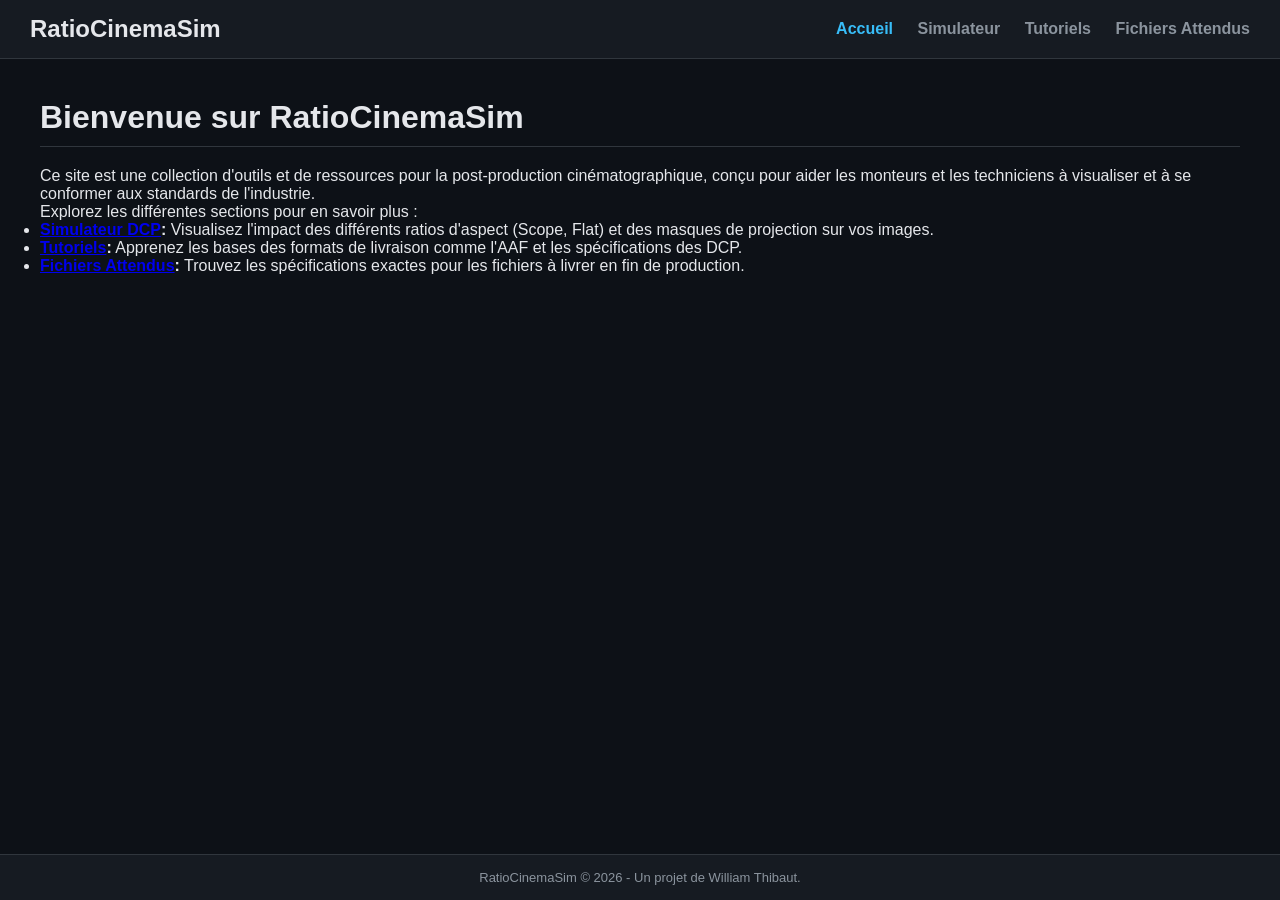
<file: index.html>
<!DOCTYPE html>
<html lang="fr">
<head>
    <meta charset="UTF-8">
    <meta name="viewport" content="width=device-width, initial-scale=1.0">
    <title>Accueil - RatioCinemaSim</title>
    <link rel="stylesheet" href="style.css">
</head>
<body>
    <nav class="navbar">
        <a href="index.html" class="nav-logo">RatioCinemaSim</a>
        <div class="nav-links">
            <a href="index.html" class="active">Accueil</a>
            <a href="simulateur.html">Simulateur</a>
            <a href="tutoriels.html">Tutoriels</a>
            <a href="fichiers-attendus.html">Fichiers Attendus</a>
        </div>
    </nav>
    <main class="main-content">
        <h1>Bienvenue sur RatioCinemaSim</h1>
        <p>Ce site est une collection d'outils et de ressources pour la post-production cinématographique, conçu pour aider les monteurs et les techniciens à visualiser et à se conformer aux standards de l'industrie.</p>
        <p>Explorez les différentes sections pour en savoir plus :</p>
        <ul>
            <li><strong><a href="simulateur.html">Simulateur DCP</a>:</strong> Visualisez l'impact des différents ratios d'aspect (Scope, Flat) et des masques de projection sur vos images.</li>
            <li><strong><a href="tutoriels.html">Tutoriels</a>:</strong> Apprenez les bases des formats de livraison comme l'AAF et les spécifications des DCP.</li>
            <li><strong><a href="fichiers-attendus.html">Fichiers Attendus</a>:</strong> Trouvez les spécifications exactes pour les fichiers à livrer en fin de production.</li>
        </ul>
    </main>
    <footer>
        <p>RatioCinemaSim © 2026 - Un projet de William Thibaut.</p>
    </footer>
</body>
</html>
</file>
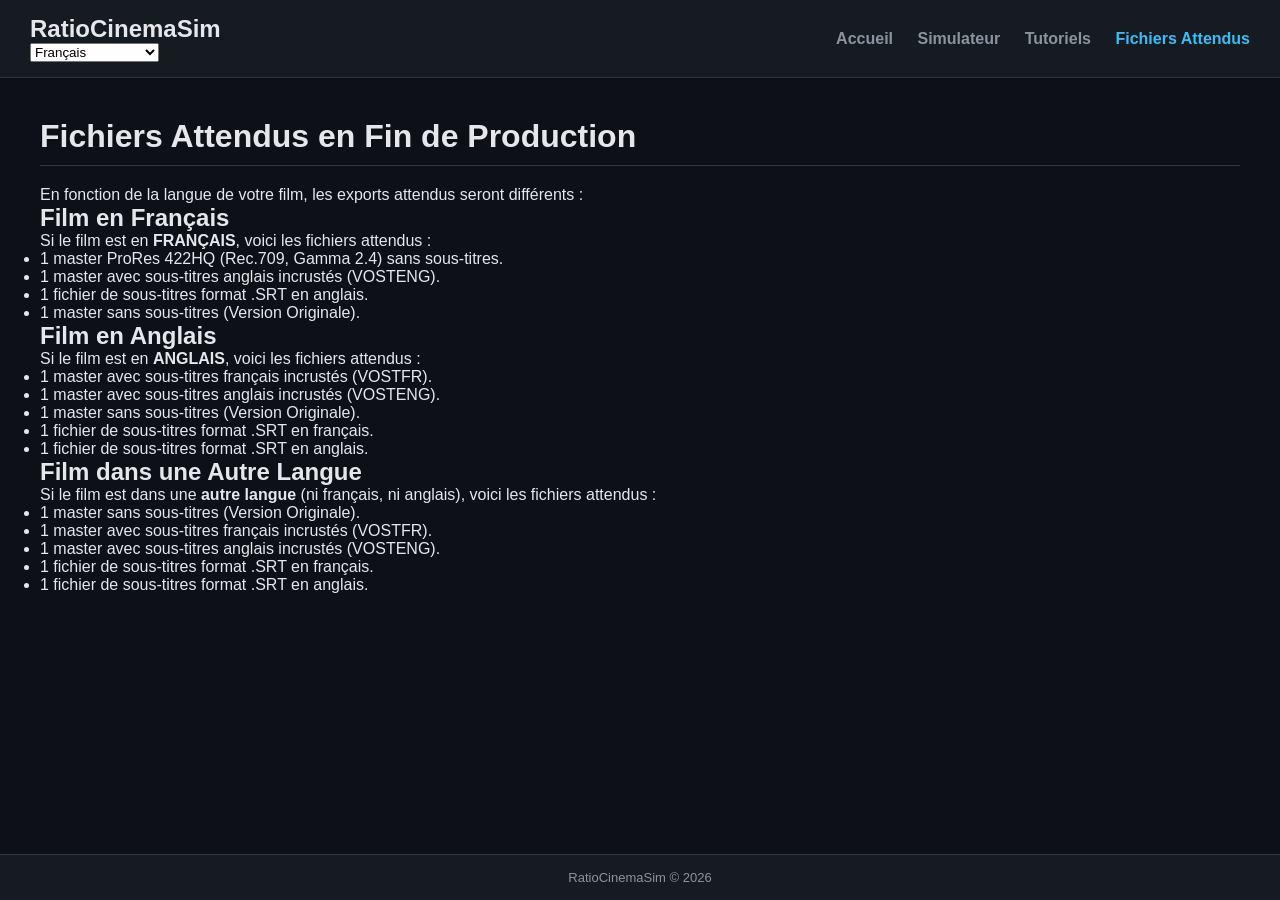
<file: fichiers-attendus.html>
<!DOCTYPE html>
<html lang="fr">
<head>
    <meta charset="UTF-8">
    <meta name="viewport" content="width=device-width, initial-scale=1.0">
    <title data-key="page_title">Fichiers Attendus - RatioCinemaSim</title>
    <link rel="stylesheet" href="style.css">
</head>
<body>
    <nav class="navbar">
        <div class="nav-left">
            <a href="index.html" class="nav-logo">RatioCinemaSim</a>
            <div class="language-switcher">
                <select id="language-selector">
                    <option value="fr">Français</option>
                    <option value="en">English</option>
                    <option value="zh">中文</option>
                    <option value="pt-br">Português (Brasil)</option>
                    <option value="ja">日本語</option>
                    <option value="ar-tn">العربية (تونس)</option>
                    <option value="ar-ma">العربية (المغرب)</option>
                    <option value="pt">Português</option>
                </select>
            </div>
        </div>
        <div class="nav-links">
            <a href="index.html" data-key="nav_home">Accueil</a>
            <a href="simulateur.html" data-key="nav_simulator">Simulateur</a>
            <a href="tutoriels.html" data-key="nav_tutorials">Tutoriels</a>
            <a href="fichiers-attendus.html" class="active" data-key="nav_files">Fichiers Attendus</a>
        </div>
    </nav>
    <main class="main-content">
        <h1 data-key="main_title">Fichiers Attendus en Fin de Production</h1>
        <p data-key="main_desc">En fonction de la langue de votre film, les exports attendus seront différents :</p>
        <div class="language-section">
            <h2 data-key="fr_film_title">Film en Français</h2>
            <p data-key="fr_film_spec">Si le film est en <strong>FRANÇAIS</strong>, voici les fichiers attendus :</p>
            <ul>
                <li data-key="fr_film_item1">1 master ProRes 422HQ (Rec.709, Gamma 2.4) sans sous-titres.</li>
                <li data-key="fr_film_item2">1 master avec sous-titres anglais incrustés (VOSTENG).</li>
                <li data-key="fr_film_item3">1 fichier de sous-titres format .SRT en anglais.</li>
                <li data-key="fr_film_item4">1 master sans sous-titres (Version Originale).</li>
            </ul>
        </div>
        <div class="language-section">
            <h2 data-key="en_film_title">Film en Anglais</h2>
            <p data-key="en_film_spec">Si le film est en <strong>ANGLAIS</strong>, voici les fichiers attendus :</p>
            <ul>
                <li data-key="en_film_item1">1 master avec sous-titres français incrustés (VOSTFR).</li>
                <li data-key="en_film_item2">1 master avec sous-titres anglais incrustés (VOSTENG).</li>
                <li data-key="en_film_item3">1 master sans sous-titres (Version Originale).</li>
                <li data-key="en_film_item4">1 fichier de sous-titres format .SRT en français.</li>
                <li data-key="en_film_item5">1 fichier de sous-titres format .SRT en anglais.</li>
            </ul>
        </div>
        <div class="language-section">
            <h2 data-key="other_film_title">Film dans une Autre Langue</h2>
            <p data-key="other_film_spec">Si le film est dans une <strong>autre langue</strong> (ni français, ni anglais), voici les fichiers attendus :</p>
            <ul>
                <li data-key="other_film_item1">1 master sans sous-titres (Version Originale).</li>
                <li data-key="other_film_item2">1 master avec sous-titres français incrustés (VOSTFR).</li>
                <li data-key="other_film_item3">1 master avec sous-titres anglais incrustés (VOSTENG).</li>
                <li data-key="other_film_item4">1 fichier de sous-titres format .SRT en français.</li>
                <li data-key="other_film_item5">1 fichier de sous-titres format .SRT en anglais.</li>
            </ul>
        </div>
    </main>
    <footer>
        <p>RatioCinemaSim © 2026</p>
    </footer>
    <script src="translator.js"></script>
</body>
</html>
</file>
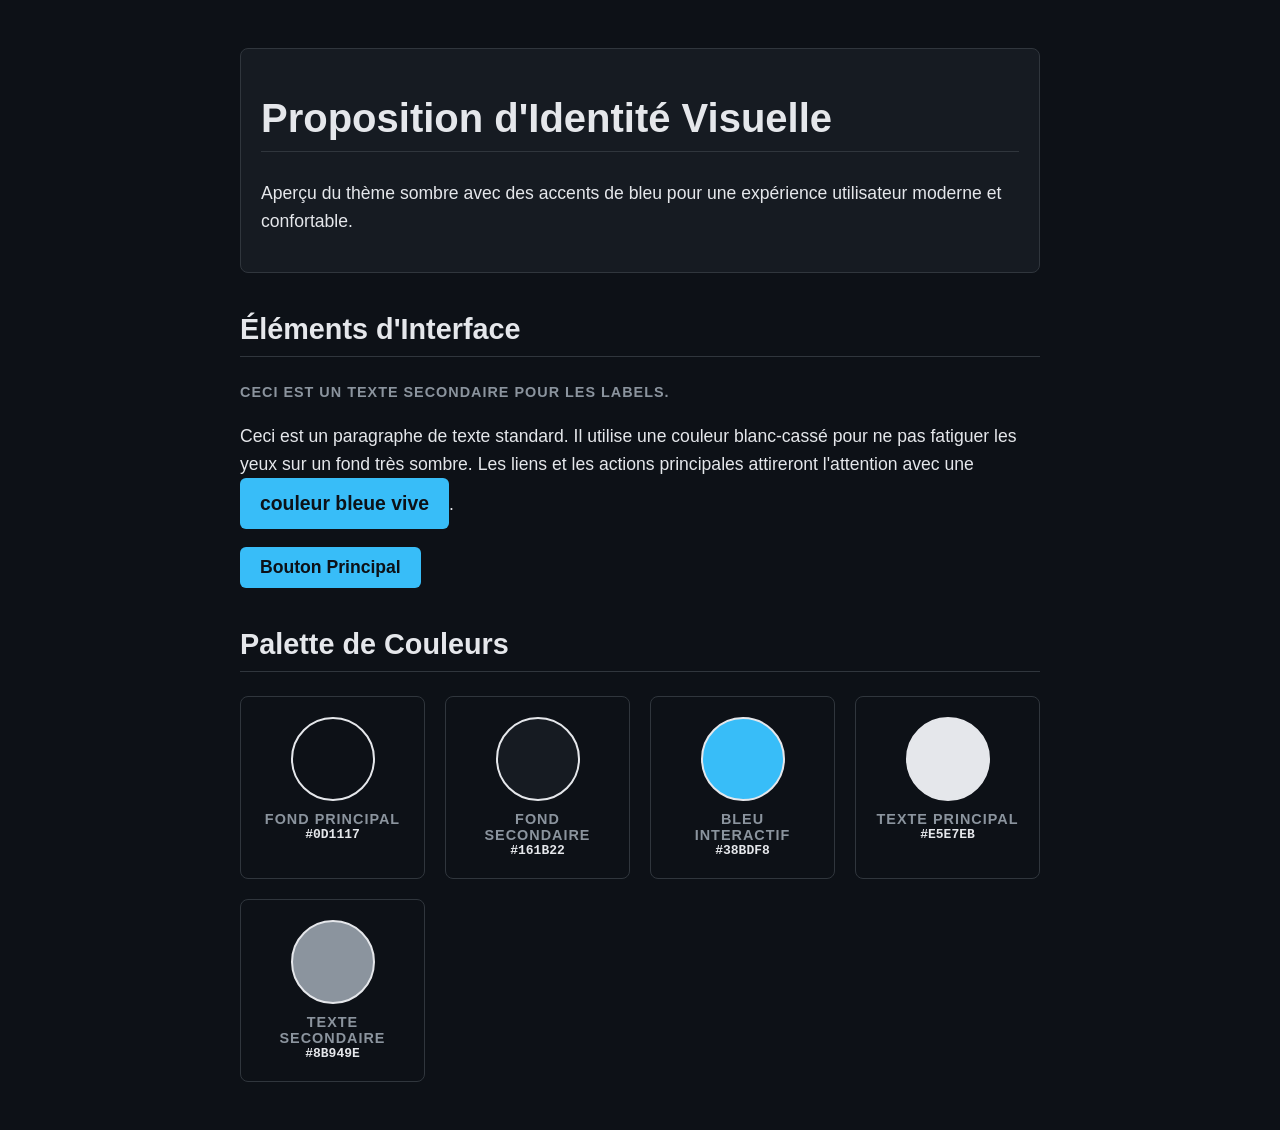
<file: palette-proposal.html>
<!DOCTYPE html>
<html lang="fr">
<head>
    <meta charset="UTF-8">
    <meta name="viewport" content="width=device-width, initial-scale=1.0">
    <title>Proposition de Palette de Couleurs</title>
    <style>
        body {
            font-family: 'Segoe UI', Arial, sans-serif;
            background-color: #0D1117;
            color: #E5E7EB;
            padding: 40px;
        }
        .container {
            max-width: 800px;
            margin: 0 auto;
        }
        header {
            background-color: #161B22;
            padding: 20px;
            border-radius: 8px;
            border: 1px solid #30363D;
            margin-bottom: 30px;
        }
        h1, h2 {
            color: #E5E7EB;
            border-bottom: 1px solid #30363D;
            padding-bottom: 10px;
        }
        h1 { font-size: 2.5em; }
        h2 { font-size: 1.8em; margin-top: 40px; }
        p {
            line-height: 1.6;
            font-size: 1.1em;
        }
        .label {
            font-size: 0.9em;
            text-transform: uppercase;
            letter-spacing: 1px;
            color: #8B949E;
            font-weight: bold;
        }
        .button {
            display: inline-block;
            padding: 10px 20px;
            background-color: #38BDF8;
            color: #0D1117;
            font-weight: bold;
            border: none;
            border-radius: 6px;
            cursor: pointer;
            font-size: 1.1em;
            text-decoration: none;
            transition: background-color 0.2s;
        }
        .button:hover {
            background-color: #7DD3FC;
        }
        .palette-grid {
            display: grid;
            grid-template-columns: repeat(auto-fit, minmax(150px, 1fr));
            gap: 20px;
            margin-top: 20px;
        }
        .color-swatch {
            border-radius: 8px;
            padding: 20px;
            border: 1px solid #30363D;
            text-align: center;
        }
        .color-circle {
            width: 80px;
            height: 80px;
            border-radius: 50%;
            margin: 0 auto 10px;
            border: 2px solid #E5E7EB;
        }
        .color-code {
            font-family: monospace;
            font-weight: bold;
        }
    </style>
</head>
<body>
    <div class="container">
        <header>
            <h1>Proposition d'Identité Visuelle</h1>
            <p>Aperçu du thème sombre avec des accents de bleu pour une expérience utilisateur moderne et confortable.</p>
        </header>

        <h2>Éléments d'Interface</h2>
        <p class="label">Ceci est un texte secondaire pour les labels.</p>
        <p>Ceci est un paragraphe de texte standard. Il utilise une couleur blanc-cassé pour ne pas fatiguer les yeux sur un fond très sombre. Les liens et les actions principales attireront l'attention avec une <a href="#" class="button">couleur bleue vive</a>.</p>
        <a href="#" class="button">Bouton Principal</a>

        <h2>Palette de Couleurs</h2>
        <div class="palette-grid">
            <div class="color-swatch">
                <div class="color-circle" style="background-color: #0D1117;"></div>
                <div class="label">Fond Principal</div>
                <div class="color-code">#0D1117</div>
            </div>
            <div class="color-swatch">
                <div class="color-circle" style="background-color: #161B22;"></div>
                <div class="label">Fond Secondaire</div>
                <div class="color-code">#161B22</div>
            </div>
            <div class="color-swatch">
                <div class="color-circle" style="background-color: #38BDF8;"></div>
                <div class="label">Bleu Interactif</div>
                <div class="color-code">#38BDF8</div>
            </div>
            <div class="color-swatch">
                <div class="color-circle" style="background-color: #E5E7EB;"></div>
                <div class="label">Texte Principal</div>
                <div class="color-code">#E5E7EB</div>
            </div>
            <div class="color-swatch">
                <div class="color-circle" style="background-color: #8B949E;"></div>
                <div class="label">Texte Secondaire</div>
                <div class="color-code">#8B949E</div>
            </div>
        </div>
    </div>
</body>
</html>
</file>
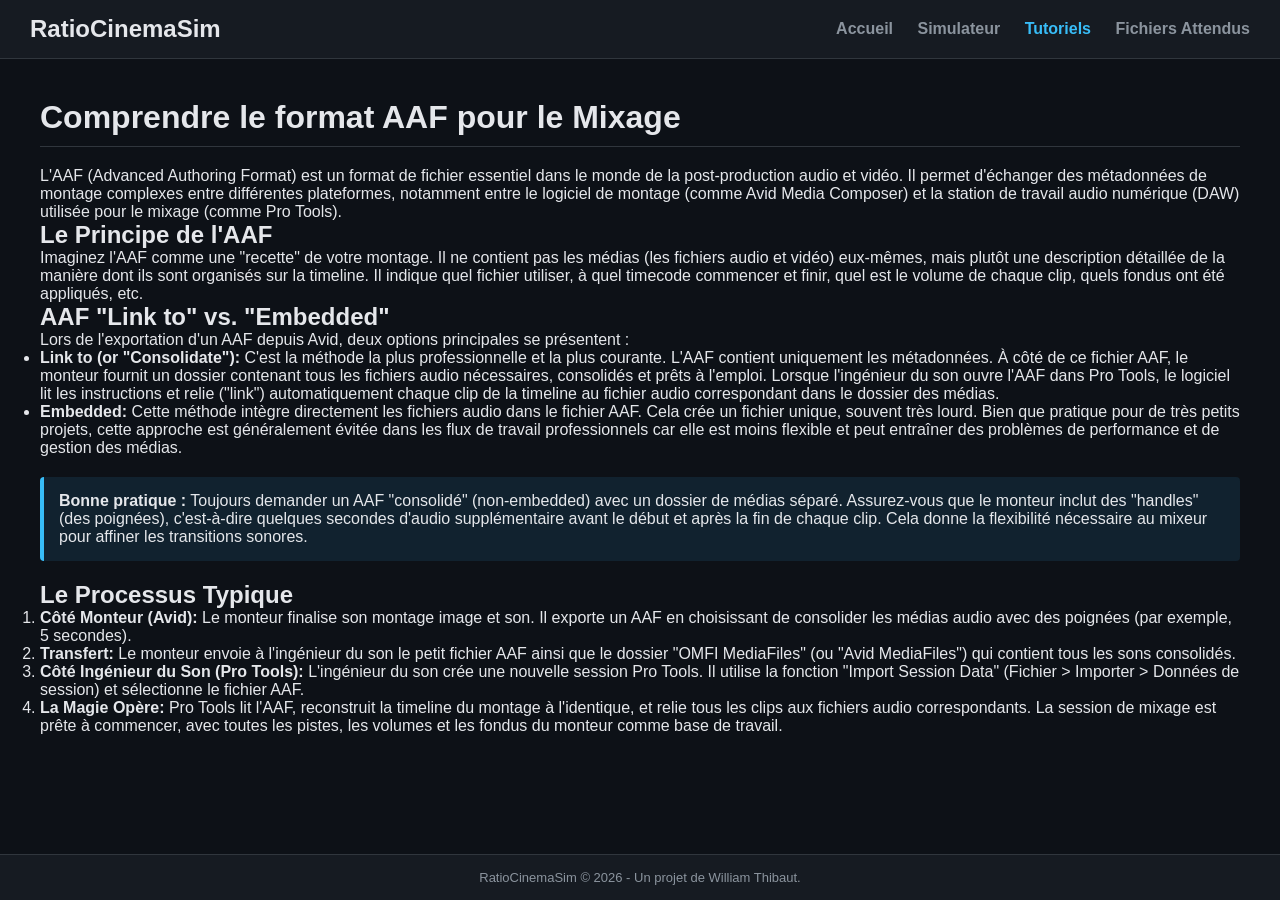
<file: tutoriels.html>
<!DOCTYPE html>
<html lang="fr">
<head>
    <meta charset="UTF-8">
    <meta name="viewport" content="width=device-width, initial-scale=1.0">
    <title>Tutoriels - RatioCinemaSim</title>
    <link rel="stylesheet" href="style.css">
</head>
<body>
    <nav class="navbar">
        <a href="index.html" class="nav-logo">RatioCinemaSim</a>
        <div class="nav-links">
            <a href="index.html">Accueil</a>
            <a href="simulateur.html">Simulateur</a>
            <a href="tutoriels.html" class="active">Tutoriels</a>
            <a href="fichiers-attendus.html">Fichiers Attendus</a>
        </div>
    </nav>
    <main class="main-content">
        <h1>Comprendre le format AAF pour le Mixage</h1>
        <p>
            L'AAF (Advanced Authoring Format) est un format de fichier essentiel dans le monde de la post-production audio et vidéo. Il permet d'échanger des métadonnées de montage complexes entre différentes plateformes, notamment entre le logiciel de montage (comme Avid Media Composer) et la station de travail audio numérique (DAW) utilisée pour le mixage (comme Pro Tools).
        </p>
        <h2>Le Principe de l'AAF</h2>
        <p>
            Imaginez l'AAF comme une "recette" de votre montage. Il ne contient pas les médias (les fichiers audio et vidéo) eux-mêmes, mais plutôt une description détaillée de la manière dont ils sont organisés sur la timeline. Il indique quel fichier utiliser, à quel timecode commencer et finir, quel est le volume de chaque clip, quels fondus ont été appliqués, etc.
        </p>
        <h2>AAF "Link to" vs. "Embedded"</h2>
        <p>
            Lors de l'exportation d'un AAF depuis Avid, deux options principales se présentent :
        </p>
        <ul>
            <li><strong>Link to (or "Consolidate"):</strong> C'est la méthode la plus professionnelle et la plus courante. L'AAF contient uniquement les métadonnées. À côté de ce fichier AAF, le monteur fournit un dossier contenant tous les fichiers audio nécessaires, consolidés et prêts à l'emploi. Lorsque l'ingénieur du son ouvre l'AAF dans Pro Tools, le logiciel lit les instructions et relie ("link") automatiquement chaque clip de la timeline au fichier audio correspondant dans le dossier des médias.</li>
            <li><strong>Embedded:</strong> Cette méthode intègre directement les fichiers audio dans le fichier AAF. Cela crée un fichier unique, souvent très lourd. Bien que pratique pour de très petits projets, cette approche est généralement évitée dans les flux de travail professionnels car elle est moins flexible et peut entraîner des problèmes de performance et de gestion des médias.</li>
        </ul>
        <div class="notice-block">
            <p><strong>Bonne pratique :</strong> Toujours demander un AAF "consolidé" (non-embedded) avec un dossier de médias séparé. Assurez-vous que le monteur inclut des "handles" (des poignées), c'est-à-dire quelques secondes d'audio supplémentaire avant le début et après la fin de chaque clip. Cela donne la flexibilité nécessaire au mixeur pour affiner les transitions sonores.</p>
        </div>
        <h2>Le Processus Typique</h2>
        <ol>
            <li><strong>Côté Monteur (Avid):</strong> Le monteur finalise son montage image et son. Il exporte un AAF en choisissant de consolider les médias audio avec des poignées (par exemple, 5 secondes).</li>
            <li><strong>Transfert:</strong> Le monteur envoie à l'ingénieur du son le petit fichier AAF ainsi que le dossier "OMFI MediaFiles" (ou "Avid MediaFiles") qui contient tous les sons consolidés.</li>
            <li><strong>Côté Ingénieur du Son (Pro Tools):</strong> L'ingénieur du son crée une nouvelle session Pro Tools. Il utilise la fonction "Import Session Data" (Fichier > Importer > Données de session) et sélectionne le fichier AAF.</li>
            <li><strong>La Magie Opère:</strong> Pro Tools lit l'AAF, reconstruit la timeline du montage à l'identique, et relie tous les clips aux fichiers audio correspondants. La session de mixage est prête à commencer, avec toutes les pistes, les volumes et les fondus du monteur comme base de travail.</li>
        </ol>
    </main>
    <footer>
        <p>RatioCinemaSim © 2026 - Un projet de William Thibaut.</p>
    </footer>
</body>
</html>
</file>
<file: style.css>
:root {
    --bg-main: #0D1117;
    --bg-secondary: #161B22;
    --border-color: #30363D;
    --text-main: #E5E7EB;
    --text-secondary: #8B949E;
    --interactive-blue: #38BDF8;
    --interactive-blue-hover: #7DD3FC;
    --interactive-text: #0D1117;
}

* { 
    box-sizing: border-box; 
    margin: 0; 
    padding: 0; 
}

body {
    font-family: 'Segoe UI', Arial, sans-serif;
    background-color: var(--bg-main);
    color: var(--text-main);
    height: 100vh;
    display: flex;
    flex-direction: column;
}

/* --- Barre de Navigation --- */
.navbar {
    display: flex;
    justify-content: space-between;
    align-items: center;
    background: var(--bg-secondary);
    padding: 15px 30px;
    border-bottom: 1px solid var(--border-color);
}

.nav-logo {
    font-size: 1.5em;
    font-weight: bold;
    color: var(--text-main);
    text-decoration: none;
}

.nav-links a {
    color: var(--text-secondary);
    text-decoration: none;
    margin-left: 20px;
    font-weight: bold;
    transition: color 0.2s;
}

.nav-links a:hover, .nav-links a.active {
    color: var(--interactive-blue);
}

/* --- Contenu Principal --- */
.main-content {
    flex-grow: 1;
    padding: 40px;
    overflow-y: auto;
}

.main-content h1 {
    border-bottom: 1px solid var(--border-color);
    padding-bottom: 10px;
    margin-bottom: 20px;
}

.notice-block {
    background-color: rgba(56, 189, 248, 0.1);
    border-left: 4px solid var(--interactive-blue);
    padding: 15px;
    margin: 20px 0;
    border-radius: 4px;
}

/* --- Pied de page --- */
footer {
    background: var(--bg-secondary);
    padding: 15px;
    text-align: center;
    font-size: 13px;
    color: var(--text-secondary);
    border-top: 1px solid var(--border-color);
    z-index: 100;
}

/* --- Styles spécifiques au simulateur --- */
.simulator-body {
    overflow: hidden; /* Empêche le défilement sur la page du simulateur */
}

header.simulator-header {
    background: rgba(22, 27, 34, 0.95);
    padding: 15px;
    display: flex;
    flex-direction: column;
    gap: 10px;
    align-items: center;
    z-index: 100;
    border-bottom: 2px solid var(--border-color);
    backdrop-filter: blur(10px);
}
.control-row { display: flex; justify-content: center; gap: 25px; align-items: center; width: 100%; }
.control-group { display: flex; align-items: center; gap: 8px; }
.label-group { font-size: 11px; text-transform: uppercase; letter-spacing: 1px; color: var(--text-secondary); font-weight: bold; margin-right: 5px; }

.btn-toggle {
    padding: 6px 12px;
    background: #222;
    color: #ccc;
    border: 1px solid #444;
    cursor: pointer;
    font-weight: bold;
    font-size: 12px;
    transition: all 0.2s;
}
.btn-toggle:hover { border-color: #666; color: #fff; }

.btn-room.active, .btn-dcp.active, .btn-mask.active { 
    background: var(--interactive-blue); 
    color: var(--interactive-text); 
    border-color: var(--interactive-blue-hover);
}

.btn-main-action {
    background: var(--interactive-blue);
    color: var(--interactive-text);
    border-color: var(--interactive-blue-hover);
}
.btn-main-action:hover {
    background: var(--interactive-blue-hover);
}

.video-meta-banner {
    background: rgba(0, 0, 0, 0.75);
    border: 1px solid #333;
    padding: 6px 15px;
    border-radius: 4px;
    font-size: 12px;
    font-family: monospace;
    display: flex;
    gap: 20px;
    color: #00ff66;
    margin-left: 15px;
}
.meta-val { color: #fff; font-weight: bold; }

.simulator-viewport { flex-grow: 1; display: flex; align-items: center; justify-content: center; position: relative; background: #000; }
.cinema-wrapper { position: relative; width: 1920px; height: 1080px; background-image: url('12.jpg'); background-size: cover; background-position: center; transform-origin: center center; display: flex; align-items: center; justify-content: center; }
.salle-physique-toile { position: absolute; top: 150px; width: 1400px; height: 585px; background: #000; border: 6px solid #1a1a1a; box-shadow: 0 0 80px rgba(255, 255, 255, 0.15); display: flex; align-items: center; justify-content: center; transition: width 0.4s ease, height 0.4s ease; overflow: hidden; z-index: 5; }
.dcp-container { position: relative; display: flex; align-items: center; justify-content: center; background: #000; width: 100%; height: 100%; max-width: 100%; max-height: 100%; transition: width 0.4s ease, height 0.4s ease; }
video { width: 100%; height: 100%; object-fit: contain; background-color: transparent !important; z-index: 1; }

.mask-overlay { position: absolute; top: 0; bottom: 0; background: rgba(56, 189, 248, 0.25); pointer-events: none; display: none; z-index: 15; transition: width 0.4s ease, left 0.4s ease, right 0.4s ease; }
.mask-left { left: 0; border-right: 2px dashed var(--interactive-blue); }
.mask-right { right: 0; border-left: 2px dashed var(--interactive-blue); }
</file>
